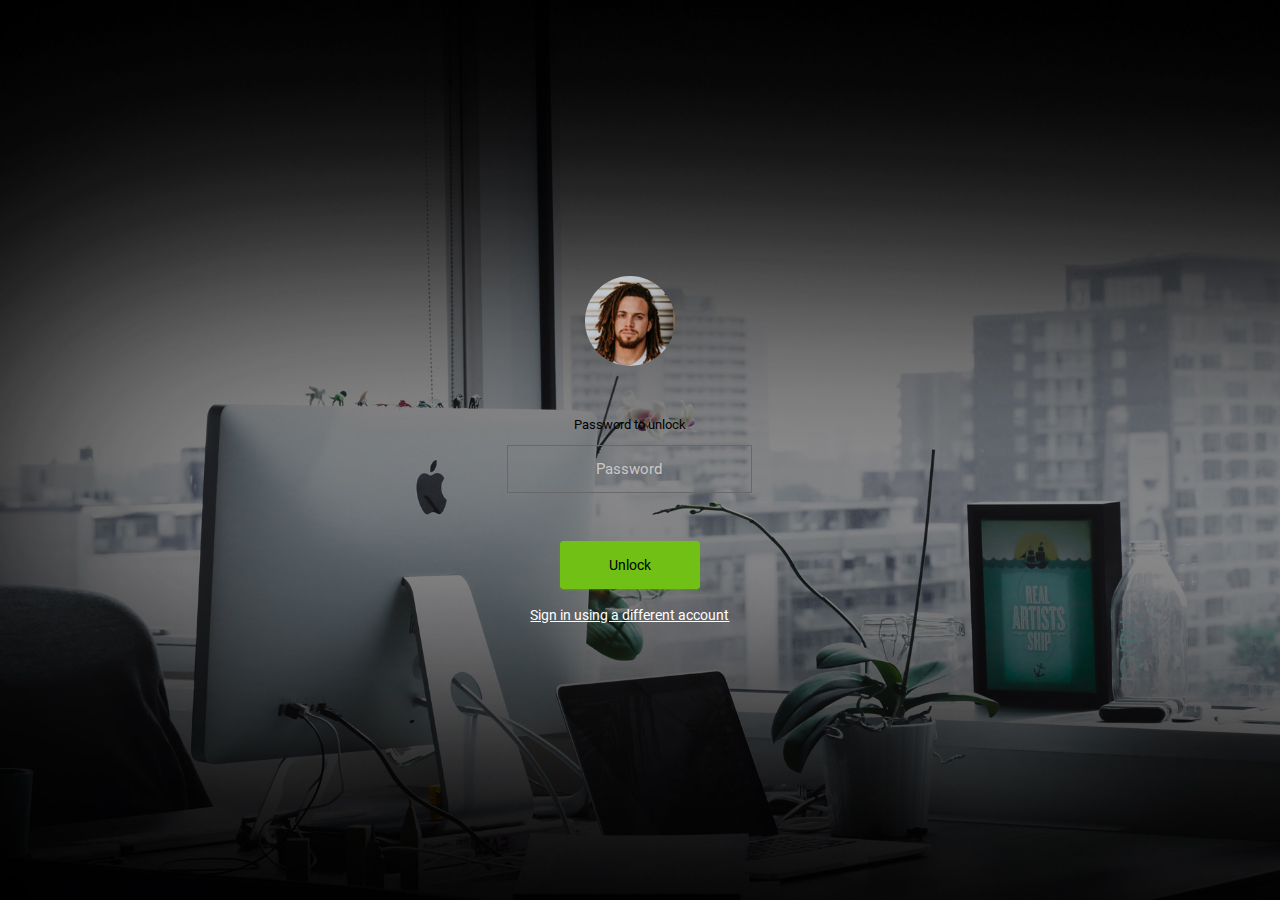
<file: pages/samples/lock-screen.html>
<!DOCTYPE html>
<html lang="en">

<head>
  <!-- Required meta tags -->
  <meta charset="utf-8">
  <meta name="viewport" content="width=device-width, initial-scale=1, shrink-to-fit=no">
  <title>Majestic Admin</title>
  <!-- plugins:css -->
  <link rel="stylesheet" href="../../vendors/mdi/css/materialdesignicons.min.css">
  <link rel="stylesheet" href="../../vendors/base/vendor.bundle.base.css">
  <!-- endinject -->
  <!-- plugin css for this page -->
  <!-- End plugin css for this page -->
  <!-- inject:css -->
  <link rel="stylesheet" href="../../css/style.css">
  <!-- endinject -->
  <link rel="shortcut icon" href="../../images/favicon.png" />
</head>

<body>
  <div class="container-scroller">
    <div class="container-fluid page-body-wrapper full-page-wrapper">
      <div class="content-wrapper d-flex align-items-center auth lock-full-bg">
        <div class="row w-100">
          <div class="col-lg-4 mx-auto">
            <div class="auth-form-transparent text-left p-5 text-center">
              <img src="../../images/faces/face13.jpg" class="lock-profile-img" alt="img">
              <form class="pt-5">
                <div class="form-group">
                  <label for="examplePassword1">Password to unlock</label>
                  <input type="password" class="form-control text-center" id="examplePassword1" placeholder="Password">
                </div>
                <div class="mt-5">
                  <a class="btn btn-block btn-success btn-lg font-weight-medium" href="../../index.html">Unlock</a>
                </div>
                <div class="mt-3 text-center">
                  <a href="#" class="auth-link text-white">Sign in using a different account</a>
                </div>
              </form>
            </div>
          </div>
        </div>
      </div>
      <!-- content-wrapper ends -->
    </div>
    <!-- page-body-wrapper ends -->
  </div>
  <!-- container-scroller -->
  <!-- plugins:js -->
  <script src="../../vendors/base/vendor.bundle.base.js"></script>
  <!-- endinject -->
  <!-- inject:js -->
  <script src="../../js/off-canvas.js"></script>
  <script src="../../js/hoverable-collapse.js"></script>
  <script src="../../js/template.js"></script>
  <!-- endinject -->
</body>

</html>
</file>
<file: vendors/base/vendor.bundle.base.css>
/*
 * Container style
 */
.ps {
  overflow: hidden !important;
  overflow-anchor: none;
  -ms-overflow-style: none;
  touch-action: auto;
  -ms-touch-action: auto;
}

/*
 * Scrollbar rail styles
 */
.ps__rail-x {
  display: none;
  opacity: 0;
  transition: background-color .2s linear, opacity .2s linear;
  -webkit-transition: background-color .2s linear, opacity .2s linear;
  height: 15px;
  /* there must be 'bottom' or 'top' for ps__rail-x */
  bottom: 0px;
  /* please don't change 'position' */
  position: absolute;
}

.ps__rail-y {
  display: none;
  opacity: 0;
  transition: background-color .2s linear, opacity .2s linear;
  -webkit-transition: background-color .2s linear, opacity .2s linear;
  width: 15px;
  /* there must be 'right' or 'left' for ps__rail-y */
  right: 0;
  /* please don't change 'position' */
  position: absolute;
}

.ps--active-x > .ps__rail-x,
.ps--active-y > .ps__rail-y {
  display: block;
  background-color: transparent;
}

.ps:hover > .ps__rail-x,
.ps:hover > .ps__rail-y,
.ps--focus > .ps__rail-x,
.ps--focus > .ps__rail-y,
.ps--scrolling-x > .ps__rail-x,
.ps--scrolling-y > .ps__rail-y {
  opacity: 0.6;
}

.ps .ps__rail-x:hover,
.ps .ps__rail-y:hover,
.ps .ps__rail-x:focus,
.ps .ps__rail-y:focus,
.ps .ps__rail-x.ps--clicking,
.ps .ps__rail-y.ps--clicking {
  background-color: #eee;
  opacity: 0.9;
}

/*
 * Scrollbar thumb styles
 */
.ps__thumb-x {
  background-color: #aaa;
  border-radius: 6px;
  transition: background-color .2s linear, height .2s ease-in-out;
  -webkit-transition: background-color .2s linear, height .2s ease-in-out;
  height: 6px;
  /* there must be 'bottom' for ps__thumb-x */
  bottom: 2px;
  /* please don't change 'position' */
  position: absolute;
}

.ps__thumb-y {
  background-color: #aaa;
  border-radius: 6px;
  transition: background-color .2s linear, width .2s ease-in-out;
  -webkit-transition: background-color .2s linear, width .2s ease-in-out;
  width: 6px;
  /* there must be 'right' for ps__thumb-y */
  right: 2px;
  /* please don't change 'position' */
  position: absolute;
}

.ps__rail-x:hover > .ps__thumb-x,
.ps__rail-x:focus > .ps__thumb-x,
.ps__rail-x.ps--clicking .ps__thumb-x {
  background-color: #999;
  height: 11px;
}

.ps__rail-y:hover > .ps__thumb-y,
.ps__rail-y:focus > .ps__thumb-y,
.ps__rail-y.ps--clicking .ps__thumb-y {
  background-color: #999;
  width: 11px;
}

/* MS supports */
@supports (-ms-overflow-style: none) {
  .ps {
    overflow: auto !important;
  }
}

@media screen and (-ms-high-contrast: active), (-ms-high-contrast: none) {
  .ps {
    overflow: auto !important;
  }
}
</file>
